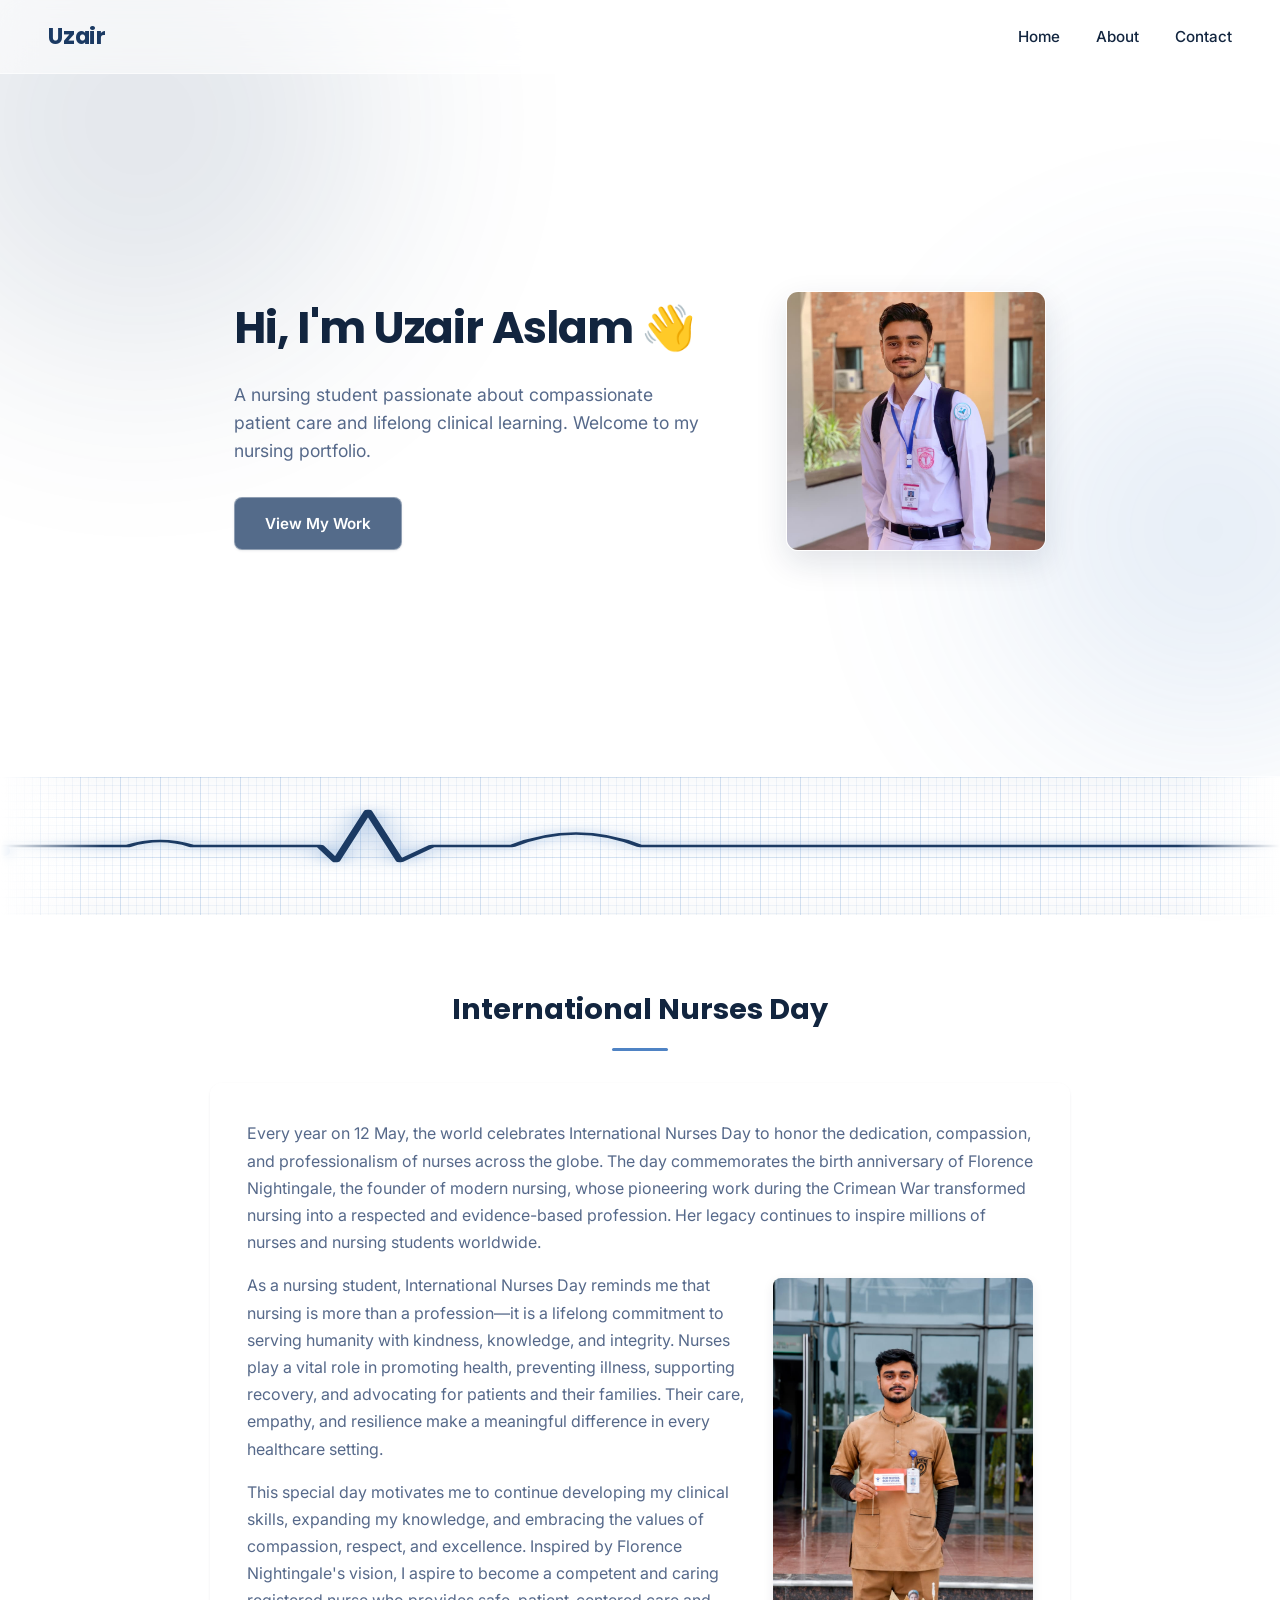
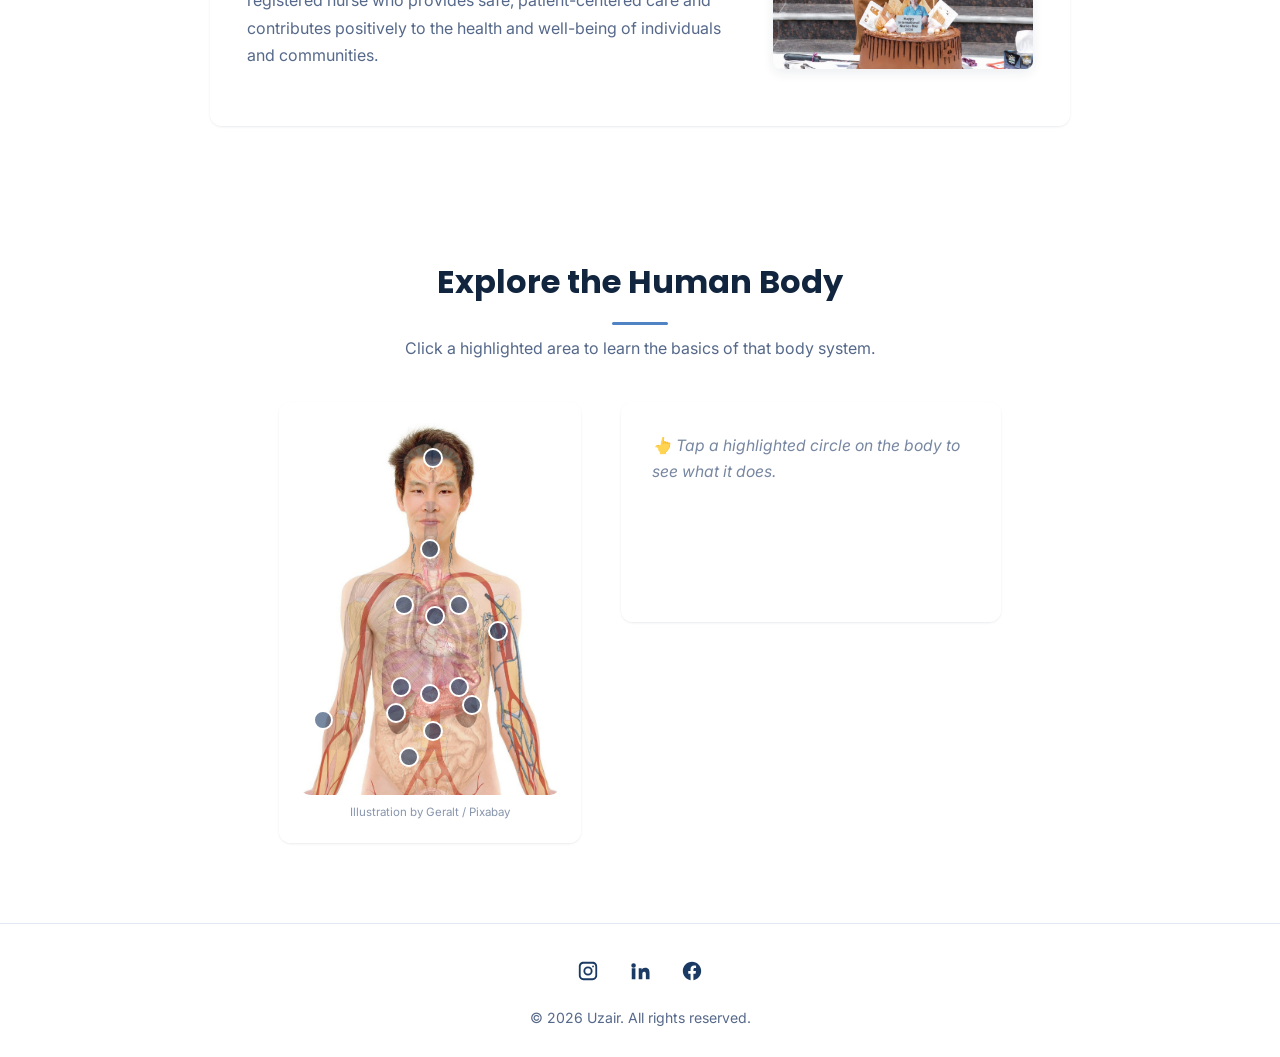
<file: index.html>
<!DOCTYPE html>
<html lang="en">

<head>
  <meta charset="UTF-8">
  <meta name="viewport" content="width=device-width, initial-scale=1.0">
  <title>Uzair Aslam | Nursing Portfolio</title>
  <meta name="description" content="Uzair Aslam is a nursing student passionate about compassionate patient care. Explore his nursing portfolio, skills, and clinical learning journey.">
  <link rel="canonical" href="https://uzair660-dot.github.io/">
  <link rel="preconnect" href="https://fonts.googleapis.com">
  <link rel="preconnect" href="https://fonts.gstatic.com" crossorigin>
  <link href="https://fonts.googleapis.com/css2?family=Poppins:wght@600;700&family=Inter:wght@400;500;600&display=swap" rel="stylesheet">
  <link rel="stylesheet" href="style.css">
  <link rel="stylesheet" href="body-diagram.css">
  <link rel="stylesheet" href="ecg-strip.css">
  <script type="application/ld+json">
  {
    "@context": "https://schema.org",
    "@type": "Person",
    "name": "Uzair Aslam",
    "url": "https://uzair660-dot.github.io/",
    "jobTitle": "Nursing Student",
    "description": "Uzair Aslam is a nursing student passionate about compassionate patient care and clinical learning.",
    "sameAs": [
      "https://www.instagram.com/uzairaslam72",
      "https://www.linkedin.com/in/uzair-aslam-568623395",
      "https://www.facebook.com/share/1PNNgPpBVk/"
    ]
  }
  </script>
</head>

<body>

  <header>
    <nav>
      <p class="logo">Uzair</p>

      <button class="hamburger" id="hamburger">
        <!-- This button is only visible on mobile (CSS hides it on desktop) -->
        ☰
      </button>

      <ul class="nav-links" id="nav-links">
        <li><a href="index.html">Home</a></li>
        <li><a href="about.html">About</a></li>
        <li><a href="contact.html">Contact</a></li>
      </ul>
    </nav>
  </header>

  <main>
    <section class="hero">

      <!-- Left side: your text content -->
      <div class="hero-text">
        <h1>Hi, I'm Uzair Aslam 👋</h1>
        <p>A nursing student passionate about compassionate patient care and lifelong clinical learning. Welcome to my nursing portfolio.</p>
        <a href="about.html" class="btn">View My Work</a>
      </div>

      <!-- Right side: your photo -->
      <div class="hero-image">
        <img src="assets/profile.jpg" alt="Photo of Uzair" class="reveal">
      </div>

    </section>

    <!-- Animated ECG heartbeat strip — decorative section divider -->
    <div class="ecg-strip" aria-hidden="true">
      <div class="ecg-track">
        <svg viewBox="0 0 400 100" preserveAspectRatio="none" xmlns="http://www.w3.org/2000/svg">
          <path class="ecg-line" d="M0,50 H40 Q50,40 60,50 H90 L100,50 L105,65 L115,15 L125,65 L135,50 H160 Q180,25 200,50 H400"/>
        </svg>
        <svg viewBox="0 0 400 100" preserveAspectRatio="none" xmlns="http://www.w3.org/2000/svg">
          <path class="ecg-line" d="M0,50 H40 Q50,40 60,50 H90 L100,50 L105,65 L115,15 L125,65 L135,50 H160 Q180,25 200,50 H400"/>
        </svg>
      </div>
      <div class="ecg-glow-dot"></div>
    </div>

    <!-- Featured article section -->
    <section class="article-section">
      <h2>International Nurses Day</h2>

      <div class="article-content">
        <p>Every year on 12 May, the world celebrates International Nurses Day to honor the dedication, compassion, and professionalism of nurses across the globe. The day commemorates the birth anniversary of Florence Nightingale, the founder of modern nursing, whose pioneering work during the Crimean War transformed nursing into a respected and evidence-based profession. Her legacy continues to inspire millions of nurses and nursing students worldwide.</p>

        <!-- Image now sits centered between paragraphs, not off to the side -->
        <img src="assets/nurses-day.jpg" alt="Uzair celebrating International Nurses Day" class="article-image reveal">

        <p>As a nursing student, International Nurses Day reminds me that nursing is more than a profession—it is a lifelong commitment to serving humanity with kindness, knowledge, and integrity. Nurses play a vital role in promoting health, preventing illness, supporting recovery, and advocating for patients and their families. Their care, empathy, and resilience make a meaningful difference in every healthcare setting.</p>

        <p>This special day motivates me to continue developing my clinical skills, expanding my knowledge, and embracing the values of compassion, respect, and excellence. Inspired by Florence Nightingale's vision, I aspire to become a competent and caring registered nurse who provides safe, patient-centered care and contributes positively to the health and well-being of individuals and communities.</p>
      </div>
    </section>

    <!-- Interactive body diagram: click any highlighted part to learn about that body system -->
    <section class="body-section">
      <h2>Explore the Human Body</h2>
      <p class="body-intro">Click a highlighted area to learn the basics of that body system.</p>

      <div class="body-diagram-wrap">
        <div class="body-svg-card">
          <div class="body-photo-wrap">
            <img src="assets/anatomy-diagram.jpg" alt="Anatomical illustration of the human body with organs visible" class="body-photo">

            <button class="hotspot pulse" style="left:51%; top:9.5%;" data-system="brain" aria-label="Brain and nervous system"></button>
            <button class="hotspot pulse" style="left:50%; top:34%;" data-system="thyroid" aria-label="Thyroid gland"></button>
            <button class="hotspot pulse" style="left:52%; top:52%;" data-system="heart" aria-label="Heart and circulatory system"></button>
            <button class="hotspot pulse" style="left:40%; top:49%;" data-system="lungs" aria-label="Lungs and respiratory system"></button>
            <button class="hotspot pulse" style="left:61%; top:49%;" data-system="lungs" aria-label="Lungs and respiratory system"></button>
            <button class="hotspot pulse" style="left:76%; top:56%;" data-system="lymphatic" aria-label="Lymphatic system"></button>
            <button class="hotspot pulse" style="left:39%; top:71%;" data-system="liver" aria-label="Liver"></button>
            <button class="hotspot pulse" style="left:61%; top:71%;" data-system="stomach" aria-label="Stomach and digestive system"></button>
            <button class="hotspot pulse" style="left:50%; top:73%;" data-system="pancreas" aria-label="Pancreas"></button>
            <button class="hotspot pulse" style="left:37%; top:78%;" data-system="kidneys" aria-label="Kidneys and urinary system"></button>
            <button class="hotspot pulse" style="left:66%; top:76%;" data-system="kidneys" aria-label="Kidneys and urinary system"></button>
            <button class="hotspot pulse" style="left:51%; top:83%;" data-system="spine" aria-label="Spine and skeletal support"></button>
            <button class="hotspot pulse" style="left:42%; top:90%;" data-system="intestines" aria-label="Intestines and digestive tract"></button>
            <button class="hotspot pulse" style="left:9%; top:80%;" data-system="vessels" aria-label="Blood vessels"></button>
          </div>
          <p class="photo-credit">Illustration by Geralt / Pixabay</p>
        </div>

        <div class="body-info-panel">
          <div id="body-info-content">
            <p class="placeholder">👆 Tap a highlighted circle on the body to see what it does.</p>
          </div>
        </div>
      </div>
    </section>
  </main>

  <footer>
    <!-- Social media icon links — edit each href="#" below to your real profile URLs -->
    <div class="social-links">
      <a href="https://www.instagram.com/uzairaslam72" target="_blank" aria-label="Instagram">
        <svg viewBox="0 0 24 24" width="22" height="22" fill="currentColor">
          <path d="M7 2C4.243 2 2 4.243 2 7v10c0 2.757 2.243 5 5 5h10c2.757 0 5-2.243 5-5V7c0-2.757-2.243-5-5-5H7zm10 2c1.654 0 3 1.346 3 3v10c0 1.654-1.346 3-3 3H7c-1.654 0-3-1.346-3-3V7c0-1.654 1.346-3 3-3h10zm-5 3a5 5 0 100 10 5 5 0 000-10zm0 2a3 3 0 110 6 3 3 0 010-6zm5.5-3a1 1 0 100 2 1 1 0 000-2z"/>
        </svg>
      </a>
      <a href="https://www.linkedin.com/in/uzair-aslam-568623395" target="_blank" aria-label="LinkedIn">
        <svg viewBox="0 0 24 24" width="22" height="22" fill="currentColor">
          <path d="M4.98 3.5a2.5 2.5 0 100 5 2.5 2.5 0 000-5zM3 9h4v12H3V9zm7 0h3.8v1.64h.05c.53-1 1.83-2.05 3.77-2.05 4.03 0 4.78 2.65 4.78 6.1V21h-4v-5.34c0-1.27-.02-2.9-1.77-2.9-1.77 0-2.04 1.38-2.04 2.81V21h-4V9z"/>
        </svg>
      </a>
      <a href="https://www.facebook.com/share/1PNNgPpBVk/" target="_blank" aria-label="Facebook">
        <svg viewBox="0 0 24 24" width="22" height="22" fill="currentColor">
          <path d="M22 12.06C22 6.5 17.52 2 12 2S2 6.5 2 12.06c0 5.02 3.66 9.18 8.44 9.94v-7.03H7.9v-2.91h2.54V9.85c0-2.51 1.49-3.9 3.77-3.9 1.09 0 2.23.2 2.23.2v2.46h-1.26c-1.24 0-1.63.77-1.63 1.56v1.87h2.78l-.44 2.91h-2.34V22c4.78-.76 8.44-4.92 8.44-9.94z"/>
        </svg>
      </a>
    </div>

    <p>&copy; 2026 Uzair. All rights reserved.</p>
  </footer>

  <script src="script.js"></script>
  <script src="body-diagram.js"></script>
</body>
</html>
</file>
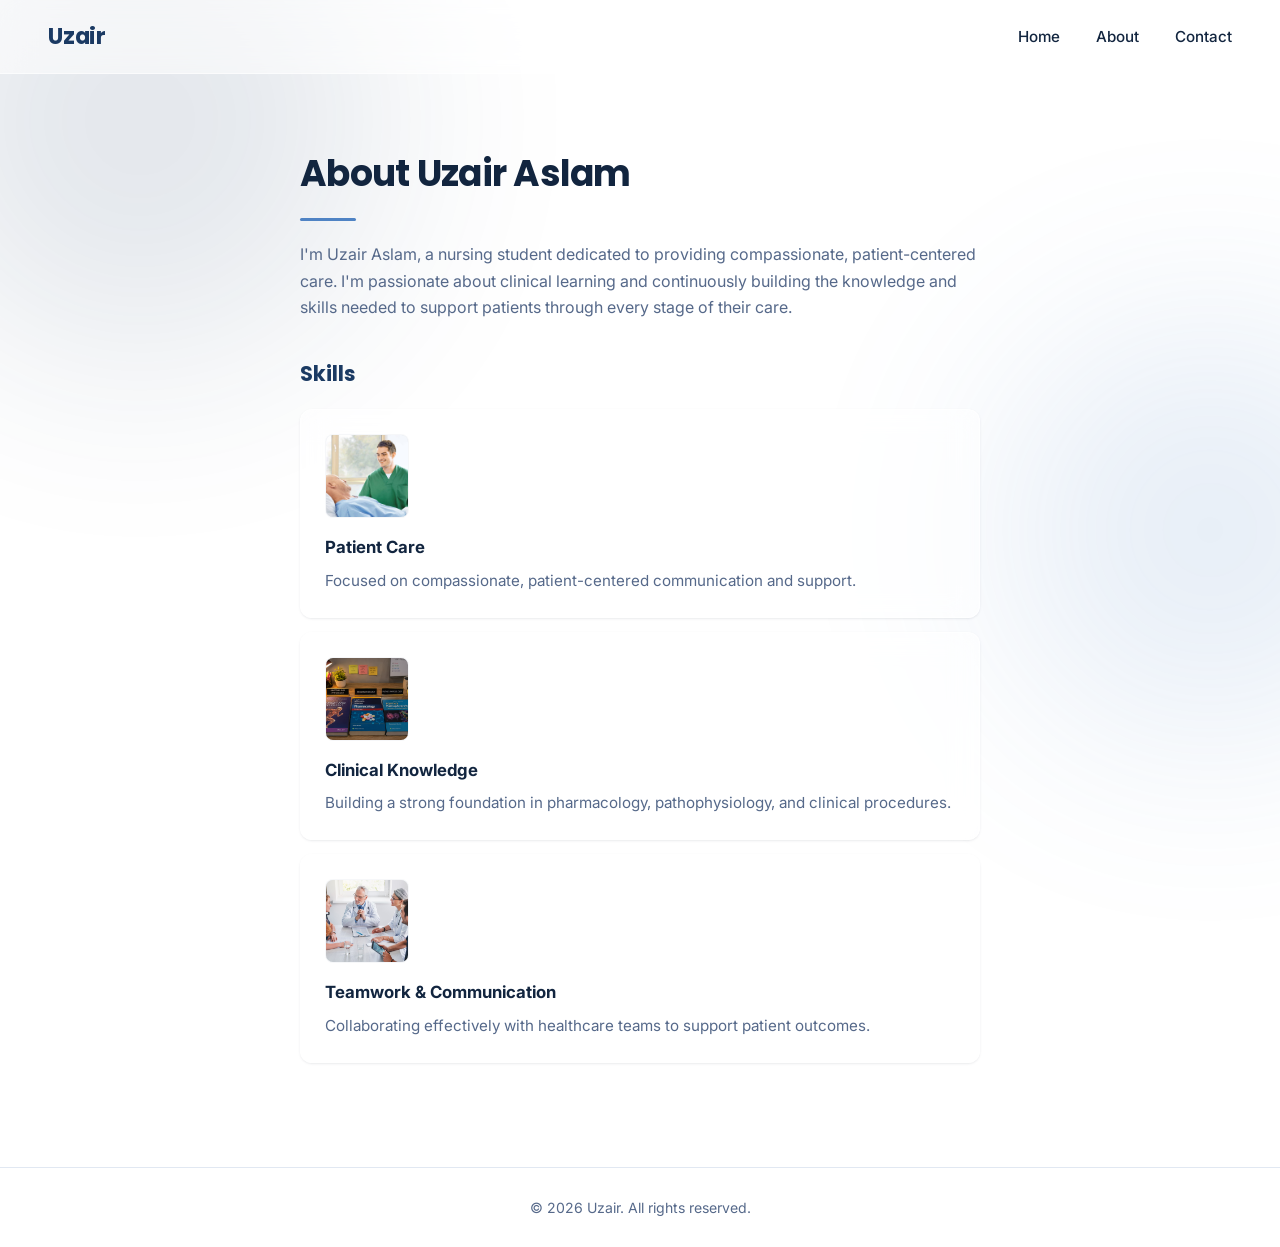
<file: about.html>
<!DOCTYPE html>
<html lang="en">

<head>
  <meta charset="UTF-8">
  <meta name="viewport" content="width=device-width, initial-scale=1.0">
  <title>About Uzair Aslam | Nursing Portfolio</title>
  <meta name="description" content="Learn more about Uzair Aslam, a nursing student building skills in patient care, clinical knowledge, and teamwork.">
  <link rel="canonical" href="https://uzair660-dot.github.io/about.html">
  <link rel="preconnect" href="https://fonts.googleapis.com">
  <link rel="preconnect" href="https://fonts.gstatic.com" crossorigin>
  <link href="https://fonts.googleapis.com/css2?family=Poppins:wght@600;700&family=Inter:wght@400;500;600&display=swap" rel="stylesheet">
  <link rel="stylesheet" href="style.css">
</head>

<body>

  <!-- Same header as index.html — copy-pasted so every page has the same nav bar -->
  <header>
    <nav>
      <p class="logo">Uzair</p>
      <button class="hamburger" id="hamburger">☰</button>
      <ul class="nav-links" id="nav-links">
        <li><a href="index.html">Home</a></li>
        <li><a href="about.html">About</a></li>
        <li><a href="contact.html">Contact</a></li>
      </ul>
    </nav>
  </header>

  <main>
    <section class="about-section">
      <h1>About Uzair Aslam</h1>
      <p>
        I'm Uzair Aslam, a nursing student dedicated to providing compassionate,
        patient-centered care. I'm passionate about clinical learning and
        continuously building the knowledge and skills needed to support
        patients through every stage of their care.
      </p>

      <h2>Skills</h2>
      <ul class="skills-list">
        <li class="reveal">
          <div class="skill-icon">
            <!-- Rename your saved photo to match this exact filename, or tell me your real filename and I'll update this line -->
            <img src="assets/skill-patient-care.jpg" alt="Patient Care">
          </div>
          <strong>Patient Care</strong>
          <p>Focused on compassionate, patient-centered communication and support.</p>
        </li>
        <li class="reveal">
          <div class="skill-icon">
            <img src="assets/skill-clinical-knowledge.jpg" alt="Clinical Knowledge">
          </div>
          <strong>Clinical Knowledge</strong>
          <p>Building a strong foundation in pharmacology, pathophysiology, and clinical procedures.</p>
        </li>
        <li class="reveal">
          <div class="skill-icon">
            <img src="assets/skill-teamwork.jpg" alt="Teamwork & Communication">
          </div>
          <strong>Teamwork & Communication</strong>
          <p>Collaborating effectively with healthcare teams to support patient outcomes.</p>
        </li>
      </ul>
    </section>
  </main>

  <!-- Same footer as index.html -->
  <footer>
    <p>&copy; 2026 Uzair. All rights reserved.</p>
  </footer>

  <script src="script.js"></script>
</body>
</html>
</file>
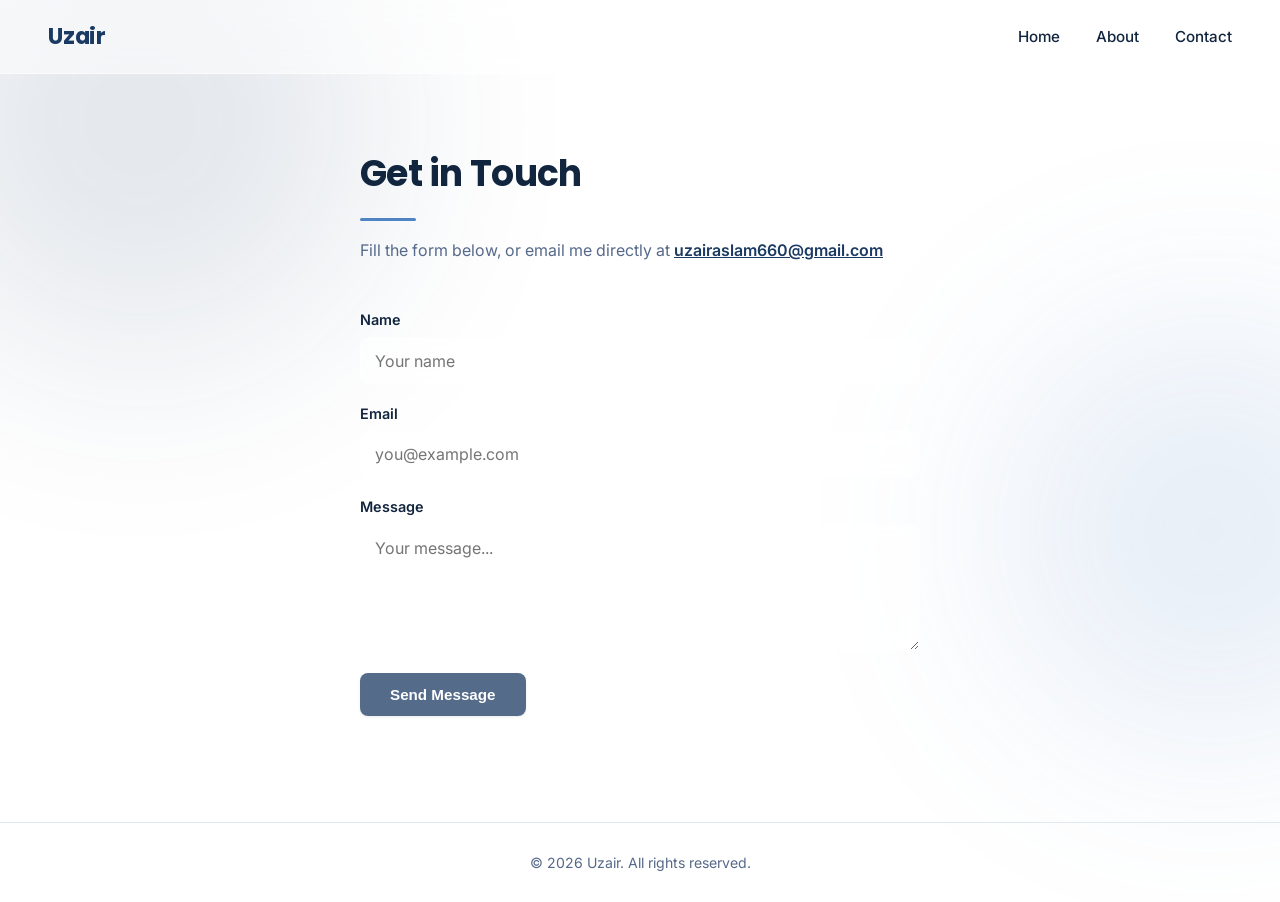
<file: contact.html>
<!DOCTYPE html>
<html lang="en">

<head>
  <meta charset="UTF-8">
  <meta name="viewport" content="width=device-width, initial-scale=1.0">
  <title>Contact Uzair Aslam | Nursing Portfolio</title>
  <meta name="description" content="Get in touch with Uzair Aslam, nursing student. Send a message directly through the contact form or via email.">
  <link rel="canonical" href="https://uzair660-dot.github.io/contact.html">
  <link rel="preconnect" href="https://fonts.googleapis.com">
  <link rel="preconnect" href="https://fonts.gstatic.com" crossorigin>
  <link href="https://fonts.googleapis.com/css2?family=Poppins:wght@600;700&family=Inter:wght@400;500;600&display=swap" rel="stylesheet">
  <link rel="stylesheet" href="style.css">
</head>

<body>

  <header>
    <nav>
      <p class="logo">Uzair</p>
      <button class="hamburger" id="hamburger">☰</button>
      <ul class="nav-links" id="nav-links">
        <li><a href="index.html">Home</a></li>
        <li><a href="about.html">About</a></li>
        <li><a href="contact.html">Contact</a></li>
      </ul>
    </nav>
  </header>

  <main>
    <section class="contact-section">
      <h1>Get in Touch</h1>
      <p>Fill the form below, or email me directly at
        <a href="mailto:uzairaslam660@gmail.com" class="inline-link">uzairaslam660@gmail.com</a>
      </p>

      <!-- id="contact-form" lets script.js find this form to validate it -->
      <form id="contact-form">
        <label for="name">Name</label>
        <input type="text" id="name" name="name" placeholder="Your name" required>

        <label for="email">Email</label>
        <input type="email" id="email" name="email" placeholder="you@example.com" required>

        <label for="message">Message</label>
        <textarea id="message" name="message" rows="5" placeholder="Your message..." required></textarea>

        <button type="submit" class="btn">Send Message</button>

        <!-- This empty paragraph is where JS will show success/error messages -->
        <p id="form-status"></p>
      </form>
    </section>
  </main>

  <footer>
    <p>&copy; 2026 Uzair. All rights reserved.</p>
  </footer>

  <script src="script.js"></script>
</body>
</html>
</file>
<file: style.css>
/* =============================================
   1. RESET & BASE SETTINGS
   ============================================= */

* {
  margin: 0;
  padding: 0;
  box-sizing: border-box;
}

html {
  scroll-behavior: smooth;
}

:root {
  --color-bg: #ffffff;            /* clean white main background */
  --color-bg-light: #f4f7fb;      /* soft blue-white for section backgrounds */
  --color-bg-panel: rgba(255, 255, 255, 0.55);  /* translucent glass panels */
  --color-text: #12253f;          /* deep navy for readable text */
  --color-muted: #56698a;         /* muted navy-grey for secondary text */
  --color-accent: #1b3a63;        /* primary navy accent */
  --color-accent-dark: #0f2341;   /* darker navy for hover states */
  --color-accent-light: #4f83c4;  /* soft blue secondary accent */
  --color-border: rgba(255, 255, 255, 0.6); /* glass edge highlight, for panels over the color wash */
  --color-divider: #e1e8f2; /* solid hairline for plain-background contexts like the footer */
  --shadow-sm: 0 1px 3px rgba(18, 37, 63, 0.06), 0 1px 2px rgba(18, 37, 63, 0.04);
  --shadow-md: 0 4px 12px rgba(18, 37, 63, 0.08);
  --shadow-lg: 0 12px 32px rgba(18, 37, 63, 0.12);
  --radius-sm: 8px;
  --radius-md: 12px;
  --font-main: 'Inter', system-ui, sans-serif;
  --font-heading: 'Poppins', system-ui, sans-serif;
}

body {
  font-family: var(--font-main);
  background-color: var(--color-bg);
  color: var(--color-text);
  line-height: 1.65;
  opacity: 0;
  transition: opacity 0.3s ease;
  position: relative;
}

h1, h2, h3, .logo {
  font-family: var(--font-heading);
}

body.loaded {
  opacity: 1;
}

/* A calm, mostly-static color wash behind the content — gives the glass
   panels something soft to blur, without busy floating shapes */
body::before {
  content: "";
  position: fixed;
  top: -120px;
  left: -100px;
  width: 480px;
  height: 480px;
  border-radius: 50%;
  background: #1b3a63;
  filter: blur(110px);
  opacity: 0.12;
  z-index: -1;
  pointer-events: none;
  animation: driftSlow 26s ease-in-out infinite;
}

body::after {
  content: "";
  position: fixed;
  top: 320px;
  right: -140px;
  width: 420px;
  height: 420px;
  border-radius: 50%;
  background: #4f83c4;
  filter: blur(110px);
  opacity: 0.14;
  z-index: -1;
  pointer-events: none;
  animation: driftSlow 30s ease-in-out infinite reverse;
}

@keyframes driftSlow {
  0%, 100% { transform: translate(0, 0); }
  50% { transform: translate(30px, 20px); }
}

body.fade-out {
  opacity: 0;
}

/* =============================================
   2. HEADER / NAVIGATION
   ============================================= */

header {
  display: flex;
  justify-content: space-between;
  align-items: center;
  padding: 18px 48px;
  background-color: rgba(255, 255, 255, 0.55);
  backdrop-filter: blur(16px);
  -webkit-backdrop-filter: blur(16px);
  border-bottom: 1px solid var(--color-border);
  position: sticky;
  top: 0;
  z-index: 100;
}

nav {
  display: flex;
  justify-content: space-between;
  align-items: center;
  width: 100%;
  position: relative;
}

.logo {
  font-size: 1.4rem;
  font-weight: 700;
  color: var(--color-accent);
  letter-spacing: -0.01em;
}

.nav-links {
  list-style: none;
  display: flex;
  gap: 36px;
}

.nav-links a {
  position: relative;
  color: var(--color-text);
  text-decoration: none;
  font-weight: 500;
  font-size: 0.95rem;
  transition: color 0.2s ease;
}

.nav-links a::after {
  content: "";
  position: absolute;
  left: 0;
  bottom: -6px;
  width: 0%;
  height: 2px;
  background-color: var(--color-accent-light);
  transition: width 0.25s ease;
}

.nav-links a:hover {
  color: var(--color-accent);
}

.nav-links a:hover::after {
  width: 100%;
}

.hamburger {
  display: none;
  background: none;
  border: none;
  color: var(--color-accent);
  font-size: 1.6rem;
  cursor: pointer;
}

/* =============================================
   3. HERO SECTION
   ============================================= */

.hero {
  min-height: 78vh;
  display: flex;
  flex-direction: row;
  justify-content: center;
  align-items: center;
  gap: 72px;
  padding: 20px 48px;
  max-width: 1200px;
  margin: 0 auto;
}

.hero-text {
  text-align: left;
  max-width: 480px;
}

.hero-text > * {
  opacity: 0;
  transform: translateY(16px);
}

body.loaded .hero-text > *:nth-child(1) {
  animation: fadeUp 0.6s ease forwards;
  animation-delay: 0.1s;
}

body.loaded .hero-text > *:nth-child(2) {
  animation: fadeUp 0.6s ease forwards;
  animation-delay: 0.25s;
}

body.loaded .hero-text > *:nth-child(3) {
  animation: fadeUp 0.6s ease forwards;
  animation-delay: 0.4s;
}

@keyframes fadeUp {
  from { opacity: 0; transform: translateY(16px); }
  to { opacity: 1; transform: translateY(0); }
}

.hero h1 {
  font-size: 2.75rem;
  font-weight: 700;
  letter-spacing: -0.02em;
  margin-bottom: 16px;
  color: var(--color-text);
}

.hero-text p {
  font-size: 1.1rem;
  color: var(--color-muted);
  margin-bottom: 32px;
  line-height: 1.6;
}

.hero-image img {
  width: 260px;
  height: 260px;
  object-fit: cover;
  border-radius: var(--radius-md);
  border: 1px solid var(--color-border);
  box-shadow: var(--shadow-lg);
}

.btn {
  position: relative;
  overflow: hidden;
  background-color: rgba(27, 58, 99, 0.75);
  backdrop-filter: blur(10px);
  -webkit-backdrop-filter: blur(10px);
  color: #ffffff;
  padding: 13px 30px;
  border-radius: var(--radius-sm);
  border: 1px solid rgba(255, 255, 255, 0.35);
  text-decoration: none;
  font-weight: 600;
  font-size: 0.95rem;
  display: inline-block;
  box-shadow: var(--shadow-sm);
  transition: background-color 0.2s ease, transform 0.2s ease, box-shadow 0.2s ease;
}

.btn::before {
  content: "";
  position: absolute;
  top: 0;
  left: -75%;
  width: 50%;
  height: 100%;
  background: linear-gradient(120deg, transparent, rgba(255, 255, 255, 0.4), transparent);
  transform: skewX(-20deg);
  transition: left 0.6s ease;
}

.btn:hover::before {
  left: 125%;
}

.btn:hover {
  background-color: rgba(15, 35, 65, 0.85);
  transform: translateY(-2px);
  box-shadow: var(--shadow-md);
}

.btn:active {
  transform: translateY(0);
}

/* =============================================
   3b. ABOUT PAGE CONTENT
   ============================================= */

.about-section {
  max-width: 720px;
  margin: 0 auto;
  padding: 70px 20px;
}

.about-section h1 {
  font-size: 2.25rem;
  font-weight: 700;
  letter-spacing: -0.02em;
  margin-bottom: 20px;
  position: relative;
  padding-bottom: 18px;
}

.about-section h1::after {
  content: "";
  position: absolute;
  bottom: 0;
  left: 0;
  width: 56px;
  height: 3px;
  border-radius: 2px;
  background-color: var(--color-accent-light);
}

.about-section h2 {
  margin-top: 36px;
  margin-bottom: 18px;
  font-size: 1.3rem;
  color: var(--color-accent);
}

.about-section p {
  color: var(--color-muted);
  margin-bottom: 10px;
}

.skills-list {
  list-style: none;
}

.skills-list li {
  background-color: var(--color-bg-panel);
  backdrop-filter: blur(14px);
  -webkit-backdrop-filter: blur(14px);
  border: 1px solid var(--color-border);
  padding: 24px;
  margin-bottom: 14px;
  border-radius: var(--radius-md);
  box-shadow: var(--shadow-sm);
  transition: box-shadow 0.25s ease, transform 0.25s ease, border-color 0.25s ease;
}

.skills-list li:hover {
  transform: translateY(-3px);
  box-shadow: var(--shadow-md);
  border-color: var(--color-accent-light);
}

.skill-icon {
  width: 84px;
  height: 84px;
  display: flex;
  align-items: center;
  justify-content: center;
  border-radius: var(--radius-sm);
  overflow: hidden;
  background-color: rgba(27, 58, 99, 0.1);
  backdrop-filter: blur(6px);
  -webkit-backdrop-filter: blur(6px);
  border: 1px solid var(--color-border);
  color: var(--color-accent);
  margin-bottom: 16px;
  transition: transform 0.3s ease, background-color 0.25s ease;
}

.skill-icon img {
  width: 100%;
  height: 100%;
  object-fit: cover;
}

.skills-list li:hover .skill-icon {
  transform: scale(1.06);
  background-color: rgba(27, 58, 99, 0.18);
}

.skills-list li strong {
  display: block;
  font-size: 1.05rem;
  margin-bottom: 6px;
  color: var(--color-text);
}

.skills-list li p {
  color: var(--color-muted);
  font-size: 0.95rem;
  margin-bottom: 0;
}

/* =============================================
   3c. CONTACT PAGE
   ============================================= */

.contact-section {
  max-width: 600px;
  margin: 0 auto;
  padding: 70px 20px;
}

.contact-section h1 {
  font-size: 2.25rem;
  font-weight: 700;
  letter-spacing: -0.02em;
  margin-bottom: 16px;
  position: relative;
  padding-bottom: 18px;
}

.contact-section h1::after {
  content: "";
  position: absolute;
  bottom: 0;
  left: 0;
  width: 56px;
  height: 3px;
  border-radius: 2px;
  background-color: var(--color-accent-light);
}

.contact-section > p {
  color: var(--color-muted);
  margin-bottom: 32px;
}

.inline-link {
  color: var(--color-accent);
  font-weight: 600;
}

form {
  display: flex;
  flex-direction: column;
  gap: 6px;
}

label {
  font-weight: 600;
  font-size: 0.9rem;
  margin-top: 12px;
  color: var(--color-text);
}

input,
textarea {
  padding: 12px 14px;
  border-radius: var(--radius-sm);
  border: 1px solid var(--color-border);
  background-color: var(--color-bg-panel);
  backdrop-filter: blur(8px);
  -webkit-backdrop-filter: blur(8px);
  color: var(--color-text);
  font-family: var(--font-main);
  font-size: 1rem;
  resize: vertical;
  transition: border-color 0.2s ease;
}

input:focus,
textarea:focus {
  outline: none;
  border-color: var(--color-accent-light);
  box-shadow: 0 0 0 3px rgba(79, 131, 196, 0.15);
}

form .btn {
  border: none;
  cursor: pointer;
  margin-top: 16px;
  align-self: flex-start;
}

#form-status {
  margin-top: 10px;
  font-weight: 600;
  color: var(--color-accent);
}

/* =============================================
   3d. FEATURED ARTICLE SECTION
   ============================================= */

.article-section {
  max-width: 900px;
  margin: 0 auto;
  padding: 70px 20px;
}

.article-section h2 {
  font-size: 1.8rem;
  font-weight: 700;
  margin-bottom: 32px;
  text-align: center;
  color: var(--color-text);
  position: relative;
  padding-bottom: 18px;
}

.article-section h2::after {
  content: "";
  position: absolute;
  bottom: 0;
  left: 50%;
  transform: translateX(-50%);
  width: 56px;
  height: 3px;
  border-radius: 2px;
  background-color: var(--color-accent-light);
}

.article-content {
  display: block;
  background-color: var(--color-bg-panel);
  backdrop-filter: blur(14px);
  -webkit-backdrop-filter: blur(14px);
  border: 1px solid var(--color-border);
  border-radius: var(--radius-md);
  padding: 36px;
  box-shadow: var(--shadow-sm);
}

.article-content::after {
  content: "";
  display: table;
  clear: both;
}

.article-image {
  float: right;
  width: 260px;
  max-width: 45%;
  margin: 6px 0 20px 25px;
  border-radius: var(--radius-sm);
  object-fit: cover;
  box-shadow: var(--shadow-md);
}

.article-content p {
  color: var(--color-muted);
  margin-bottom: 16px;
  line-height: 1.7;
}

.article-content p:last-child {
  margin-bottom: 0;
}

/* =============================================
   4. FOOTER
   ============================================= */

.social-links {
  display: flex;
  justify-content: center;
  gap: 14px;
  margin-bottom: 16px;
}

.social-links a {
  display: flex;
  align-items: center;
  justify-content: center;
  width: 38px;
  height: 38px;
  border-radius: 50%;
  background-color: rgba(255, 255, 255, 0.5);
  backdrop-filter: blur(10px);
  -webkit-backdrop-filter: blur(10px);
  border: 1px solid var(--color-border);
  color: var(--color-accent);
  transition: background-color 0.2s ease, transform 0.2s ease, color 0.2s ease;
}

.social-links a:hover {
  background-color: var(--color-accent);
  color: #ffffff;
  transform: translateY(-2px);
}

footer {
  text-align: center;
  padding: 28px 20px;
  color: var(--color-muted);
  font-size: 0.88rem;
  border-top: 1px solid var(--color-divider);
  margin-top: 20px;
}

/* =============================================
   3e. SCROLL-REVEAL ANIMATION
   ============================================= */

.reveal {
  opacity: 0;
  transform: translateY(32px);
  transition: opacity 0.6s ease, transform 0.6s ease;
}

.reveal.in-view {
  opacity: 1;
  transform: translateY(0);
}

.skills-list li.reveal:nth-child(1) { transition-delay: 0s; }
.skills-list li.reveal:nth-child(2) { transition-delay: 0.12s; }
.skills-list li.reveal:nth-child(3) { transition-delay: 0.24s; }

/* =============================================
   5. RESPONSIVE / MOBILE STYLES
   ============================================= */

@media (max-width: 600px) {
  header {
    padding: 18px 20px;
  }

  .hamburger {
    display: block;
  }

  .nav-links {
    display: none;
    flex-direction: column;
    position: absolute;
    top: 56px;
    right: 0;
    background-color: rgba(255, 255, 255, 0.7);
    backdrop-filter: blur(16px);
    -webkit-backdrop-filter: blur(16px);
    border: 1px solid var(--color-border);
    width: 200px;
    padding: 20px;
    gap: 16px;
    border-radius: var(--radius-sm);
    box-shadow: var(--shadow-lg);
  }

  .nav-links.active {
    display: flex;
  }

  .hero {
    flex-direction: column;
    text-align: center;
    padding: 40px 20px;
    gap: 30px;
  }

  .hero-text {
    text-align: center;
  }

  .hero h1 {
    font-size: 2rem;
  }

  .hero-text p {
    font-size: 1rem;
  }

  .hero-image img {
    width: 180px;
    height: 180px;
  }

  .article-content {
    padding: 22px;
  }

  .article-image {
    float: none;
    width: 100%;
    max-width: 100%;
    margin: 15px 0;
  }
}
</file>
<file: body-diagram.css>
/* =============================================
   INTERACTIVE BODY DIAGRAM SECTION
   Self-contained styles — doesn't touch existing rules in style.css
   ============================================= */

.body-section {
  max-width: 900px;
  margin: 0 auto;
  padding: 60px 20px;
}

.body-section h2 {
  font-size: 2rem;
  text-align: center;
  margin-bottom: 10px;
  position: relative;
  padding-bottom: 16px;
}

.body-section h2::after {
  content: "";
  position: absolute;
  bottom: 0;
  left: 50%;
  transform: translateX(-50%);
  width: 56px;
  height: 3px;
  border-radius: 2px;
  background-color: var(--color-accent-light);
}

.body-section > p.body-intro {
  text-align: center;
  color: var(--color-muted);
  margin-bottom: 40px;
}

.body-diagram-wrap {
  display: flex;
  gap: 40px;
  align-items: flex-start;
  justify-content: center;
  flex-wrap: wrap;
}

/* The SVG figure itself, in a glass card */
.body-svg-card {
  background-color: var(--color-bg-panel);
  backdrop-filter: blur(14px);
  -webkit-backdrop-filter: blur(14px);
  border: 1px solid var(--color-border);
  border-radius: var(--radius-md);
  padding: 20px;
  box-shadow: var(--shadow-sm);
  flex-shrink: 0;
}

#body-diagram {
  width: 240px;
  height: auto;
  display: block;
}

.body-outline {
  fill: #f5d0aa;
  stroke: #2b2b2b;
  stroke-width: 2.5;
  stroke-linejoin: round;
}

/* Photo-based diagram wrapper */
.body-photo-wrap {
  position: relative;
  width: 260px;
  max-width: 100%;
}

.body-photo {
  width: 100%;
  display: block;
  border-radius: 10px;
}

.photo-credit {
  text-align: center;
  font-size: 0.72rem;
  color: var(--color-muted);
  opacity: 0.7;
  margin-top: 8px;
}

/* Hotspots are now small round buttons positioned in % over the photo */
button.hotspot {
  position: absolute;
  transform: translate(-50%, -50%);
  width: 20px;
  height: 20px;
  border-radius: 50%;
  background: rgba(27, 58, 99, 0.6);
  border: 2px solid #ffffff;
  padding: 0;
  cursor: pointer;
  transition: transform 0.25s ease, filter 0.25s ease, background 0.25s ease;
}

button.hotspot:hover,
button.hotspot:focus {
  transform: translate(-50%, -50%) scale(1.25);
  filter: brightness(1.15) drop-shadow(0 0 6px rgba(27, 58, 99, 0.7));
  outline: none;
}

button.hotspot.active {
  background: rgba(79, 131, 196, 0.9);
  filter: drop-shadow(0 0 10px rgba(79, 131, 196, 0.8));
}

/* Gentle pulse so it's obvious the diagram is interactive */
@keyframes hotspotPulse {
  0%, 100% { box-shadow: 0 0 0 0 rgba(27, 58, 99, 0.45); }
  50% { box-shadow: 0 0 0 6px rgba(27, 58, 99, 0); }
}

button.hotspot.pulse {
  animation: hotspotPulse 2.2s ease-in-out infinite;
}

button.hotspot:hover.pulse,
button.hotspot.active.pulse {
  animation: none;
}

/* Info panel shown to the right (or below, on mobile) */
.body-info-panel {
  background-color: var(--color-bg-panel);
  backdrop-filter: blur(14px);
  -webkit-backdrop-filter: blur(14px);
  border: 1px solid var(--color-border);
  border-radius: var(--radius-md);
  padding: 30px;
  box-shadow: var(--shadow-sm);
  min-width: 260px;
  max-width: 380px;
  min-height: 220px;
}

.body-info-panel h3 {
  font-family: var(--font-heading);
  color: var(--color-accent);
  font-size: 1.3rem;
  margin-bottom: 6px;
}

.body-info-panel .system-label {
  display: inline-block;
  font-size: 0.75rem;
  font-weight: 600;
  letter-spacing: 0.05em;
  text-transform: uppercase;
  color: #ffffff;
  background-color: var(--color-accent);
  padding: 3px 10px;
  border-radius: 20px;
  margin-bottom: 14px;
}

.body-info-panel p {
  color: var(--color-muted);
  font-size: 0.98rem;
  line-height: 1.65;
}

.body-info-panel .placeholder {
  color: var(--color-muted);
  font-style: italic;
  opacity: 0.8;
}

/* Fade transition each time content swaps in */
.body-info-panel .info-content {
  animation: fadeUp 0.4s ease;
}

@media (max-width: 600px) {
  .body-diagram-wrap {
    flex-direction: column;
    align-items: center;
  }

  .body-info-panel {
    max-width: 100%;
    width: 100%;
  }
}
</file>
<file: ecg-strip.css>
/* =============================================
   ECG HEARTBEAT STRIP
   A looping animated ECG line with a paper-style grid background
   ============================================= */

.ecg-strip {
  position: relative;
  width: 100%;
  height: 140px;
  overflow: hidden;
  background-color: rgba(255, 255, 255, 0.4);
  backdrop-filter: blur(10px);
  -webkit-backdrop-filter: blur(10px);
  border-top: 1px solid rgba(255, 255, 255, 0.5);
  border-bottom: 1px solid rgba(255, 255, 255, 0.5);
  box-shadow: inset 0 0 40px rgba(27, 58, 99, 0.06);
}

/* Faint graph-paper grid, like real ECG paper */
.ecg-strip::before {
  content: "";
  position: absolute;
  inset: 0;
  background-image:
    linear-gradient(rgba(79, 131, 196, 0.08) 1px, transparent 1px),
    linear-gradient(90deg, rgba(79, 131, 196, 0.08) 1px, transparent 1px),
    linear-gradient(rgba(79, 131, 196, 0.16) 1px, transparent 1px),
    linear-gradient(90deg, rgba(79, 131, 196, 0.16) 1px, transparent 1px);
  background-size: 8px 8px, 8px 8px, 40px 40px, 40px 40px;
  pointer-events: none;
}

/* Soft vignette so the strip blends into the page rather than looking pasted on */
.ecg-strip::after {
  content: "";
  position: absolute;
  inset: 0;
  background: linear-gradient(90deg,
    var(--color-bg) 0%,
    transparent 8%,
    transparent 92%,
    var(--color-bg) 100%);
  pointer-events: none;
}

.ecg-track {
  position: absolute;
  top: 50%;
  left: 0;
  width: 200%;
  height: 100px;
  transform: translateY(-50%);
  animation: ecgScroll 6s linear infinite;
}

.ecg-track svg {
  width: 50%;
  height: 100%;
  float: left;
  display: block;
}

.ecg-line {
  fill: none;
  stroke: #1b3a63;
  stroke-width: 2.5;
  stroke-linecap: round;
  stroke-linejoin: round;
  filter: drop-shadow(0 0 4px rgba(79, 131, 196, 0.6))
          drop-shadow(0 0 10px rgba(79, 131, 196, 0.35));
}

@keyframes ecgScroll {
  from { transform: translateY(-50%) translateX(0); }
  to   { transform: translateY(-50%) translateX(-50%); }
}

/* A glowing traveling dot at the "leading edge" for extra polish */
.ecg-glow-dot {
  position: absolute;
  top: 50%;
  width: 10px;
  height: 10px;
  border-radius: 50%;
  background: #4f83c4;
  box-shadow: 0 0 8px 3px rgba(79, 131, 196, 0.8);
  animation: ecgDot 6s linear infinite;
}

@keyframes ecgDot {
  0%   { left: 0%; }
  100% { left: 100%; }
}

@media (max-width: 600px) {
  .ecg-strip {
    height: 100px;
  }
  .ecg-track {
    height: 70px;
  }
}
</file>
